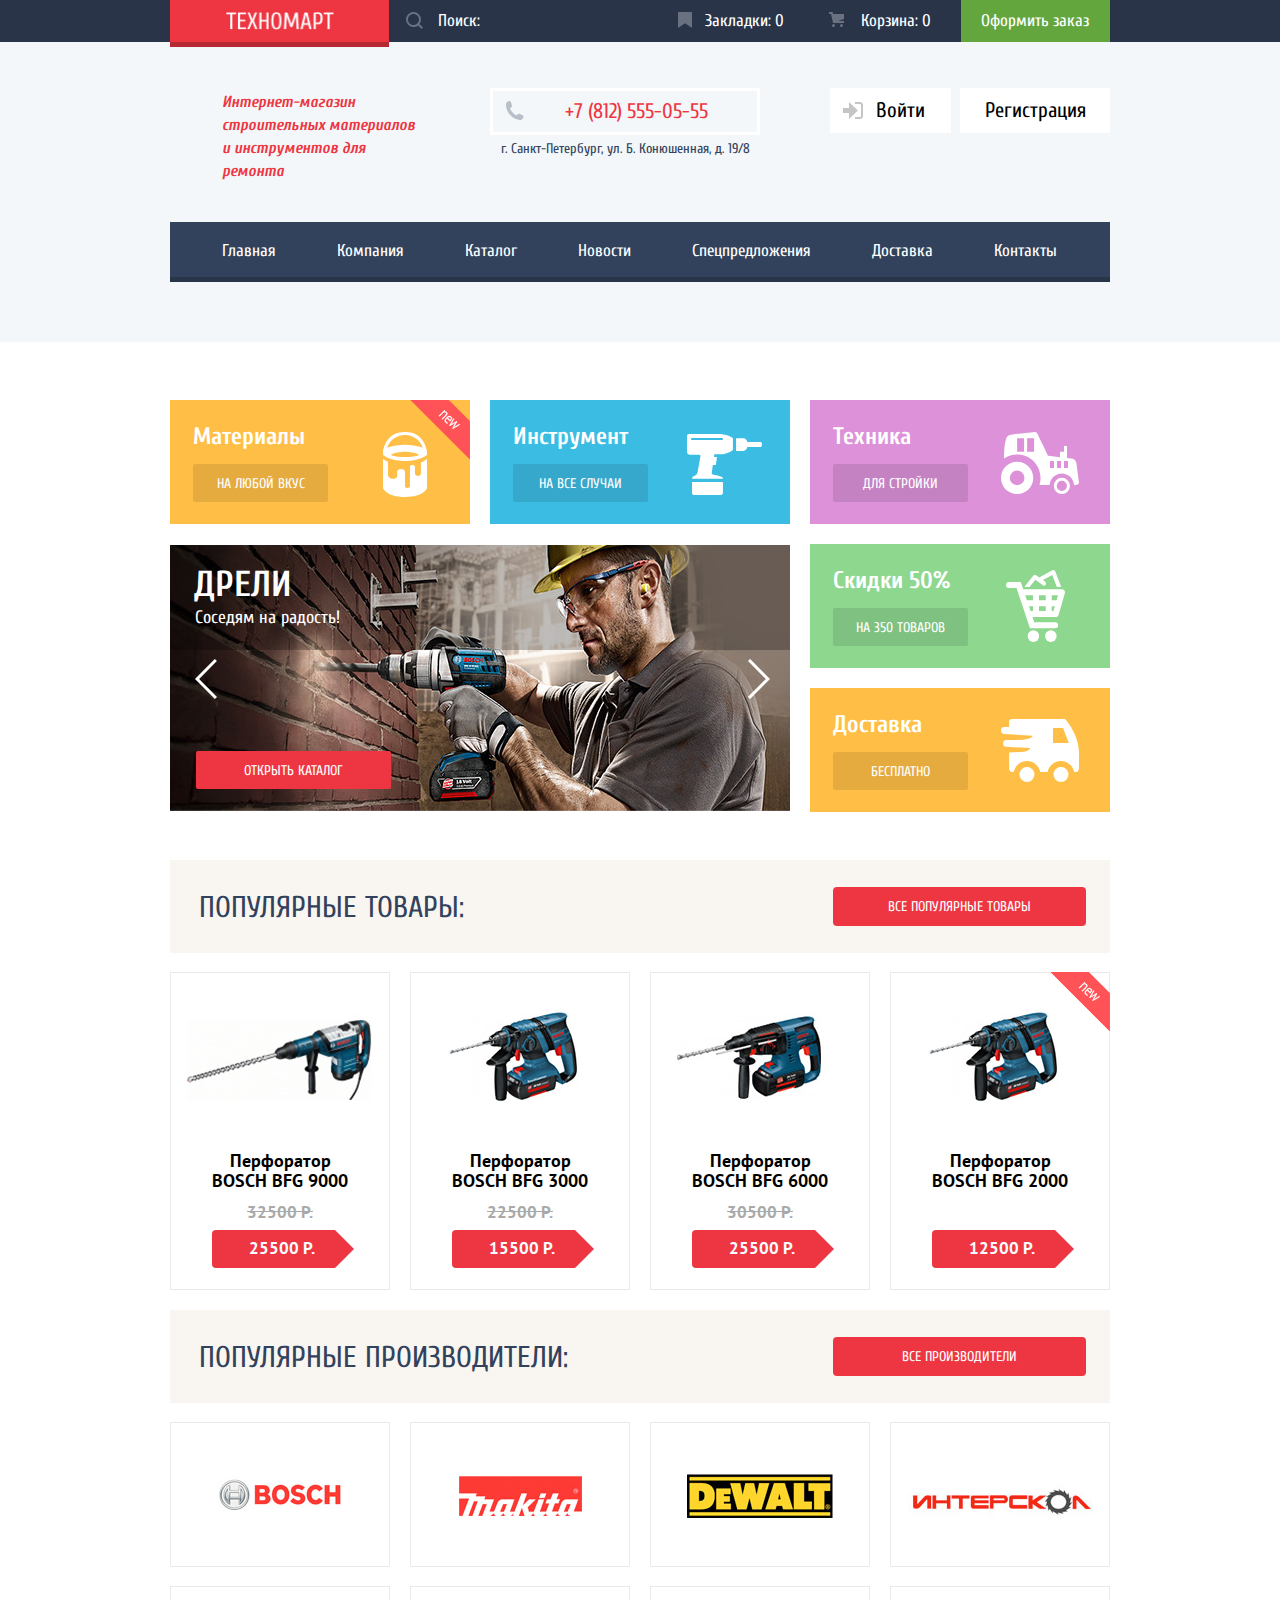
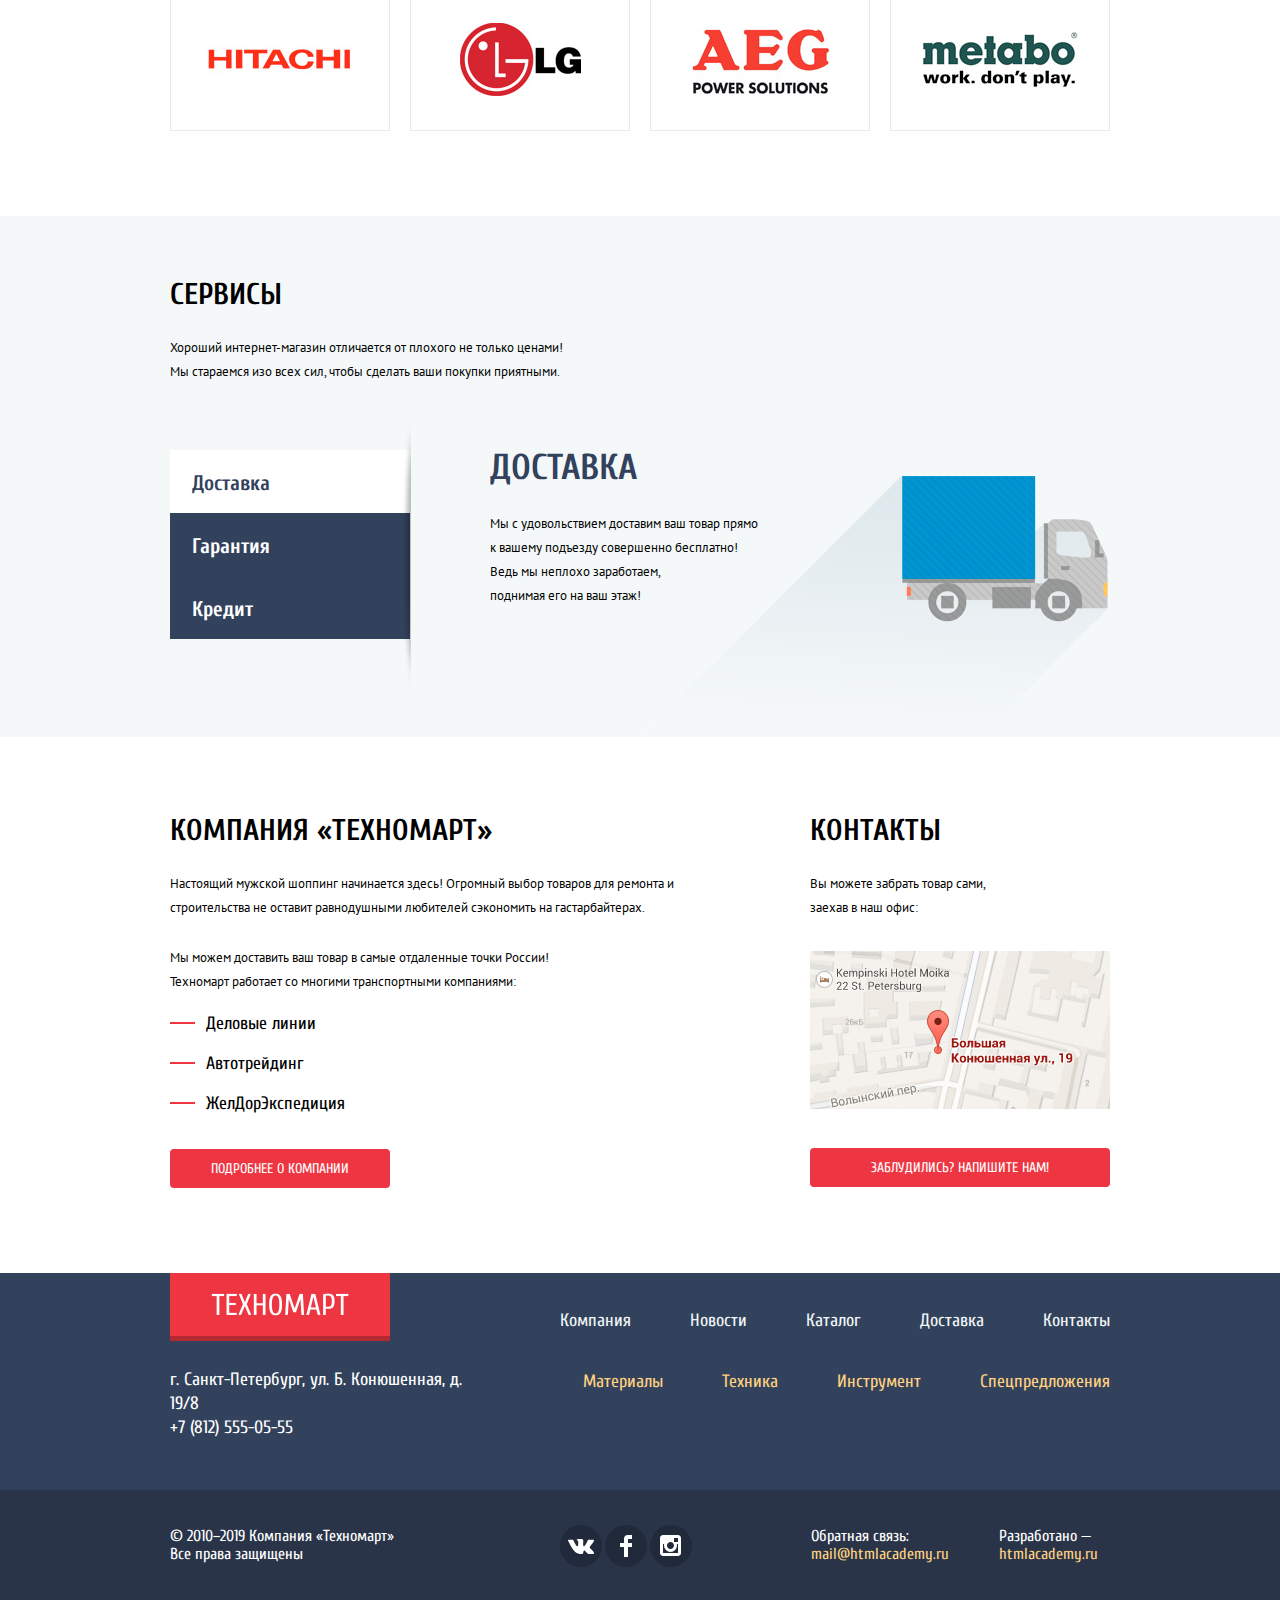
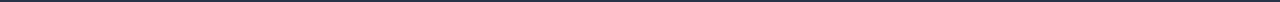
<file: index.html>
<!DOCTYPE html>
<html lang="ru">
	<head>
		<meta charset="utf-8">
		<title>HTML Academy: Техномарт</title>
		<link href="https://fonts.googleapis.com/css?family=Cuprum:400,400i,700%7CPT+Sans:400,700&display=swap&subset=cyrillic" rel="stylesheet">
		<link href="css/normalize.css" rel="stylesheet">
		<link href="css/min-style.css" rel="stylesheet">
	</head>
	<body>
		<header>
			<div class="header-top">
				<div class="container">
					<a class="logo" href="index.html"><img src="img/logo.png" height="18" width="108" alt="Логотип «Техномарт»"></a>
					<p class="search-box">
						<label for="search" class="visually-hidden">Поиск</label>
						<input class="search-input" type="search" name="search" id="search" placeholder="Поиск:">
						<svg class="search-icon" xmlns="http://www.w3.org/2000/svg" width="17" height="17" viewBox="0 0 17 17"><path fill="#ffffff" d="M17 15.586l-3.542-3.542A7.465 7.465 0 0 0 15 7.5 7.5 7.5 0 1 0 7.5 15c1.71 0 3.282-.579 4.544-1.542L15.586 17 17 15.586zM2 7.5C2 4.467 4.467 2 7.5 2 10.532 2 13 4.467 13 7.5c0 3.032-2.468 5.5-5.5 5.5A5.506 5.506 0 0 1 2 7.5z"/></svg>
					</p>
					<div class="top-header-buttons">
						<a class="bookmarks" href="index.html">
							<svg xmlns="http://www.w3.org/2000/svg" width="14" height="16" viewBox="0 0 14 16">
								<path fill="#ffffff" d="M14 15c0 .55-.368.741-.818.426l-5.363-3.765c-.45-.315-1.187-.315-1.637 0L.818 15.426C.368 15.741 0 15.55 0 15V1c0-.55.45-1 1-1h12c.55 0 1 .45 1 1v14z"/>
							</svg>
							Закладки: 0
						</a>
						<a class="shopping-cart" href="#">
							<svg xmlns="http://www.w3.org/2000/svg" width="15" height="15" viewBox="0 0 15 15">
								<circle fill="#ffffff" cx="4.5" cy="13.5" r="1.5"/>
								<circle fill="#ffffff" cx="12.5" cy="13.5" r="1.5"/>
								<path fill="#ffffff" d="M15 2H4.07l-.422-2H0v2h2.031l1.985 9H15V9H9.441L15 6.951z"/>
							</svg>
							Корзина: 0
						</a>
						<a class="make-order-button" href="index.html">Оформить заказ</a>
					</div>
				</div>
			</div>
			<div class="header-bottom">
				<div class="container">
					<div class="header-details">
						<h1>Интернет-магазин строительных материалов и инструментов для ремонта</h1>
						<div class="header-contacts">
							<p class="phone">
								+7 (812) 555-05-55
							</p>
							<address>г. Санкт-Петербург, ул. Б. Конюшенная, д. 19/8</address>
						</div>
						<ul class="log-off">
							<li>
								<a class="login" href="#">
									<svg xmlns="http://www.w3.org/2000/svg" width="20" height="17" viewBox="0 0 20 17">
										<path fill="#c5c5c5" d="M14.875 8.5L6 0v6H0v5h6v6z"/>
										<path fill="#c5c5c5" d="M16.986 15.01h-5.027V17h5.027c2.178 0 3.004-1.81 3.029-3.026V3.028C19.99 1.811 19.164 0 16.986 0h-5.027v1.99h5.027c.839 0 .992.681 1.01 1.057v10.904c-.017.376-.171 1.059-1.01 1.059z"/>
									</svg>
									Войти
								</a>
							</li>
							<li><a class="registration" href="#">Регистрация</a></li>
						</ul>
					</div>
					<div class="header-nav">
						<nav>
							<ul>
								<li><a href="#">Главная</a></li>
								<li><a href="#">Компания</a></li>
								<li><a href="catalog.html">Каталог</a></li>
								<li><a href="#">Новости</a></li>
								<li><a href="#">Спецпредложения</a></li>
								<li><a href="#">Доставка</a></li>
								<li><a href="#">Контакты</a></li>
							</ul>
						</nav>
					</div>
				</div>
			</div>
		</header>
		<main>
			<section class="catalog container">
				<h2 class="visually-hidden">Каталог</h2>
				<ul class="catalog-list">
					<li class="new">
						<h3>Материалы</h3>
						<a href="#">На любой вкус</a>
					</li>
					<li>
						<h3>Инструмент</h3>
						<a href="#">На все случаи</a>
					</li>
					<li>
						<h3>Техника</h3>
						<a href="#">Для стройки</a>
					</li>
					<li>
						<h3>Скидки 50%</h3>
						<a href="#">На 350 товаров</a>
					</li>
					<li>
						<h3>Доставка</h3>
						<a href="#">Бесплатно</a>
					</li>
				</ul>
				<div class="catalog-slider-wrapper">
					<div class="catalog-slider">
						<h3 class="slider-heading">Дрели</h3>
						<p>Соседям на радость!</p>
						<img src="img/slide-image-1.jpg" width="620" height="266" alt="Дрели">
						<a class="std-button" href="catalog.html">Открыть каталог</a>
					</div>
					<div class="catalog-slider catalog-slider-closed">
						<h3 class="slider-heading">Перфораторы</h3>
						<p>Настоящие мужские игрушки</p>
						<img src="img/slide-image-2.jpg" width="620" height="266" alt="Перфораторы">
						<a class="std-button" href="catalog.html">Открыть каталог</a>
					</div>
					<button class="arrow-left arrow" type="button"><span class="visually-hidden">Назад</span></button>
					<button class="arrow-right arrow" type="button"><span class="visually-hidden">Вперёд</span></button>
				</div>
			</section>
			<section class="popular-items container">
				<div class="popular-items-header">
					<h2>Популярные товары:</h2>
					<a class="std-button" href="#">Все популярные товары</a>
				</div>
				<ul class="popular-items-list">
					<li>
						<a href="#">
							<img src="img/BOSCH-BFG-9000.jpg" width="218" height="170" alt="Перфоратор BOSCH BFG 9000">
							<h3>Перфоратор BOSCH BFG 9000</h3>
							<p class="price-old">32500 р.</p>
							<p class="price">25500 р.</p>
						</a>
						<div class="catalog-item-buttons">
							<button class="to-buy">Купить</button>
							<button class="to-bookmarks">В закладки</button>
						</div>
					</li>
					<li>
						<a href="#">
							<img src="img/BOSCH-BFG-3000.jpg" width="218" height="170" alt="Перфоратор BOSCH BFG 3000">
							<h3>Перфоратор BOSCH BFG 3000</h3>
							<p class="price-old">22500 р.</p>
							<p class="price">15500 р.</p>
						</a>
						<div class="catalog-item-buttons">
							<button class="to-buy">Купить</button>
							<button class="to-bookmarks">В закладки</button>
						</div>
					</li>
					<li>
						<a href="#">
							<img src="img/BOSCH-BFG-6000.jpg" width="218" height="170" alt="Перфоратор BOSCH BFG 6000">
							<h3>Перфоратор BOSCH BFG 6000</h3>
							<p class="price-old">30500 р.</p>
							<p class="price">25500 р.</p>
						</a>
						<div class="catalog-item-buttons">
							<button class="to-buy">Купить</button>
							<button class="to-bookmarks">В закладки</button>
						</div>
					</li>
					<li class="new">
						<a href="#">
							<img src="img/BOSCH-BFG-2000.jpg" width="218" height="170" alt="Перфоратор BOSCH BFG 2000">
							<h3>Перфоратор BOSCH BFG 2000</h3>
							<p class="price">12500 р.</p>
						</a>
						<div class="catalog-item-buttons">
							<button class="to-buy">Купить</button>
							<button class="to-bookmarks">В закладки</button>
						</div>
					</li>
				</ul>
			</section>
			<section class="popular-brands container">
				<div class="popular-brands-header">
					<h2>Популярные производители:</h2>
					<a class="std-button" href="#">Все производители</a>
				</div>
				<ul class="popular-brands-list">
					<li>
						<a href="#">
							<p class="visually-hidden">Bosch</p>
							<img src="img/bosch.jpg" width="126" height="37" alt="Bosch">
						</a>
					</li>
					<li>
						<a href="#">
							<p class="visually-hidden">Makita</p>
							<img src="img/makita.jpg" width="123" height="40" alt="Makita">
						</a>
					</li>
					<li>
						<a href="#">
							<p class="visually-hidden">DeWalt</p>
							<img src="img/de-walt.jpg" width="146" height="44" alt="DeWalt">
						</a>
					</li>
					<li>
						<a href="#">
							<p class="visually-hidden">Интерскол</p>
							<img src="img/interskol.jpg" width="200" height="88" alt="Интерскол">
						</a>
					</li>
					<li>
						<a href="#">
							<p class="visually-hidden">Hitachi</p>
							<img src="img/hitachi.jpg" width="169" height="31" alt="Hitachi">
						</a>
					</li>
					<li>
						<a href="#">
							<p class="visually-hidden">LG</p>
							<img src="img/lg.jpg" width="121" height="73" alt="LG">
						</a>
					</li>
					<li>
						<a href="#">
							<p class="visually-hidden">AEG</p>
							<img src="img/aeg.jpg" width="151" height="96" alt="AEG">
						</a>
					</li>
					<li>
						<a href="#">
							<p class="visually-hidden">Metabo</p>
							<img src="img/metabo.jpg" width="204" height="69" alt="Metabo">
						</a>
					</li>
				</ul>
			</section>
			<section class="services">
				<div class="container">
					<h2>Сервисы</h2>
					<p>Хороший интернет-магазин отличается от плохого не только ценами!
					Мы стараемся изо всех сил, чтобы сделать ваши покупки приятными.</p>
					<div class="services-list">
							<div class="services-item">
								<input class="visually-hidden" type="radio" name="services-group" id="delivery-radio" checked>
								<label for="delivery-radio">Доставка</label>
								<div class="services-content">
									<h3>Доставка</h3>
									<p>Мы с удовольствием доставим ваш товар прямо<br>
									к вашему подъезду совершенно бесплатно!
									Ведь мы неплохо заработаем,<br>
									поднимая его на ваш этаж!</p>
								</div> 
						 </div>
							<div class="services-item">
								<input class="visually-hidden" type="radio" name="services-group" id="guarantee-radio">
								<label for="guarantee-radio">Гарантия</label>
								<div class="services-content">
									<h3>Гарантия</h3>
									<p>Если купленный у нас товар поломается или заискрит,<br>
									а также в случае пожара, спровоцированного его возгаранием,  вы всегда можете быть уверены в нашей гарантии. Мы обменяем сгоревший товар на новый.<br> 
									Дом уж восстановите как-нибудь сами.</p>
								</div> 
							</div>
							<div class="services-item">
								<input class="visually-hidden" type="radio" name="services-group" id="credit-radio">
								<label for="credit-radio">Кредит</label>
								<div class="services-content">
									<h3>Кредит</h3>
									<p>Залезть в долговую яму стало проще!<br>
									Кредитные консультанты придут вам на помощь</p>
									<a class="std-button" href="#">Отправить заявку</a>
								</div> 
							</div>
					</div>
				</div>
			</section>
			<div class="delivery-and-pickup container">
				<section class="delivery">
					<h2>Компания «Техномарт»</h2>
					<p>Настоящий мужской шоппинг начинается здесь! Огромный выбор товаров для ремонта и строительства не оставит равнодушными любителей сэкономить на гастарбайтерах.</p>
					<p>Мы можем доставить ваш товар в самые отдаленные точки России! Техномарт работает со многими транспортными компаниями: </p>
					<ul>
						<li>Деловые линии</li>
						<li>Автотрейдинг</li>
						<li>ЖелДорЭкспедиция</li>
					</ul>
					<a class="std-button" href="#">Подробнее о компании</a>
				</section>
				<section class="pickup">
					<h2>Контакты</h2>
					<p>Вы можете забрать товар сами, заехав в наш офис:</p>
					<a class="open-map"  href="#"><img src="img/map.jpg" class="map" width="300" height="158" alt="г. Санкт-Петербург, ул. Б. Конюшенная, д. 19/8"></a>
					<a class="std-button open-form" href="#">Заблудились? Напишите нам!</a>
				</section>
			</div>
			<div class="popup white-us">
				<button class="close-popup" type="button"><span class="visually-hidden">Закрыть</span></button>
				<form class="write-us-form" action="http://echo.htmlacademy.ru" method="post">
					<div class="white-us-wrapper">
						<p>
							<label for="input-name">Ваше имя:</label>
							<input type="text" name="form-name" id="input-name" placeholder="Имя Фамилия">
						</p>
						<p>
							<label for="input-email">Ваш e-mail:</label>
							<input type="text" name="form-email" id="input-email" placeholder="email@example.com">
						</p>
						<p>
							<label for="input-message">Текст письма:</label>
							<textarea name="form-message" rows="6" id="input-message" placeholder="В свободной форме"></textarea>
						</p>
					</div>
					<div class="write-us-submit">
						<button class="std-button" type="submit" name="submit">Отправить</button>
					</div>
				</form>
			</div>
			<div class="popup popup-map">
				<button class="close-popup" type="button"><span class="visually-hidden">Закрыть</span></button>
					<div class="modal-item">
						<iframe src="https://yandex.ru/map-widget/v1/?um=constructor%3Ad523d5e55aa1d7d48c73782072a3645db175b2e108ca624245ac3f49653ed53b&amp;source=constructor" width="970" height="476" style="border:0"></iframe>
					</div>
			</div>
		</main>
		<footer>
			<div class="footer-top">
				<div class="container">
					<div class="footer-top-left">
						<a class="footer-logo" href="index.html"><img src="img/footer-logo.png" height="23" width="138" alt="Логотип «Техномарт»"></a>
						<address>г. Санкт-Петербург, ул. Б. Конюшенная, д. 19/8</address>
						<p class="phone">+7 (812) 555-05-55</p>
					</div>
					<div class="footer-top-right">
						<ul class="footer-nav">
							<li><a href="#">Компания</a></li>
							<li><a href="#">Новости</a></li>
							<li><a href="#">Каталог</a></li>
							<li><a href="#">Доставка</a></li>
							<li><a href="#">Контакты</a></li>
							<li><a href="#">Материалы</a></li>
							<li><a href="#">Техника</a></li>
							<li><a href="#">Инструмент</a></li>
							<li><a href="#">Спецпредложения</a></li>
						</ul>
					</div>
				</div>
			</div>
			<div class="footer-bottom">
				<div class="container">
					<p class="copyright">
						© 2010–2019 Компания «Техномарт» 
						Все права защищены
					</p>
					<ul class="social-buttons">
						<li><a class="social-button vk-button" href="#"><span class="visually-hidden">Вконтакте</span></a></li>
						<li><a class="social-button fb-button" href="#"><span class="visually-hidden">Facebook</span></a></li>
						<li><a class="social-button inst-button" href="#"><span class="visually-hidden">Instagram</span></a></li>
					</ul>
					<div class="contacts-wrapper">
						<p class="feedback">Обратная связь: <a href="mailto:mail@htmlacademy.ru">mail@htmlacademy.ru</a></p>
						<p class="made-by">Разработано — <a href="https://htmlacademy.ru/intensive/htmlcss">htmlacademy.ru</a></p>
					</div>
				</div>
			</div>
		</footer>
		<script src="js/min-script.js"></script>
	</body>
</html>
</file>
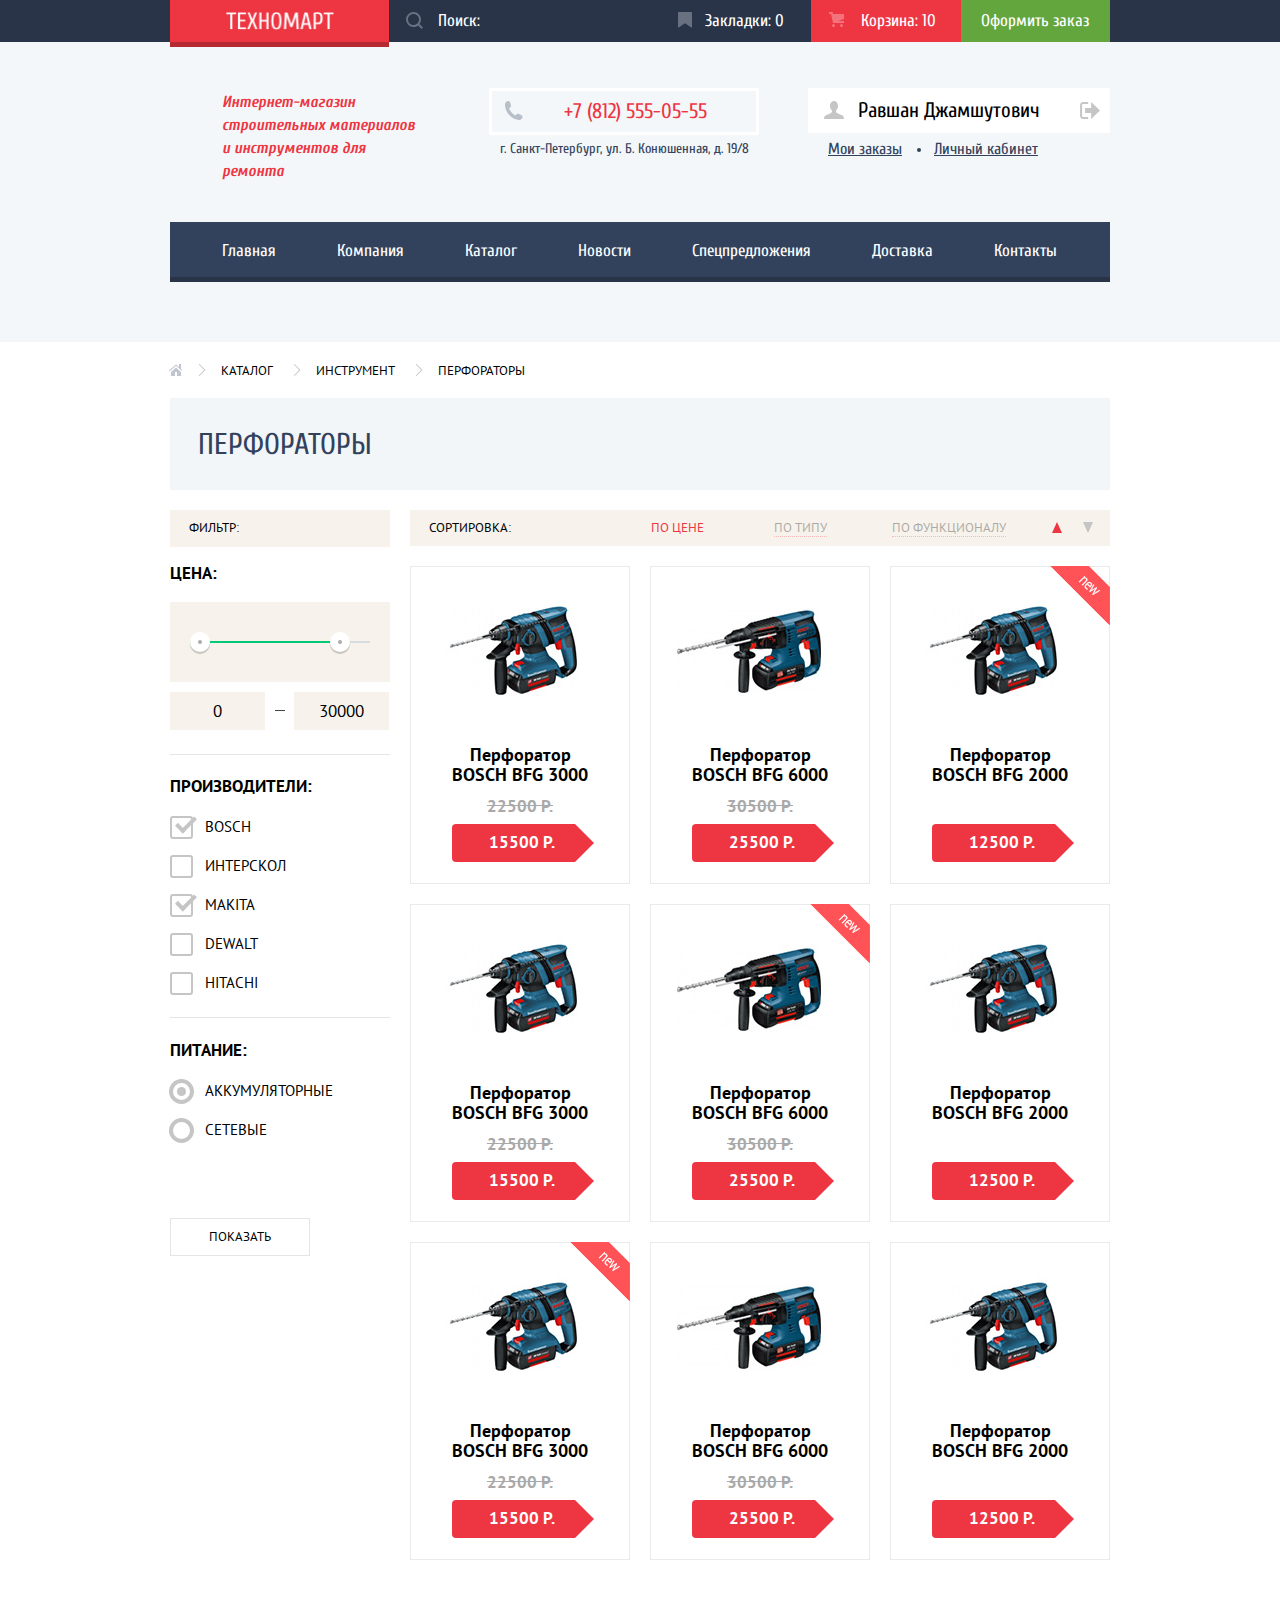
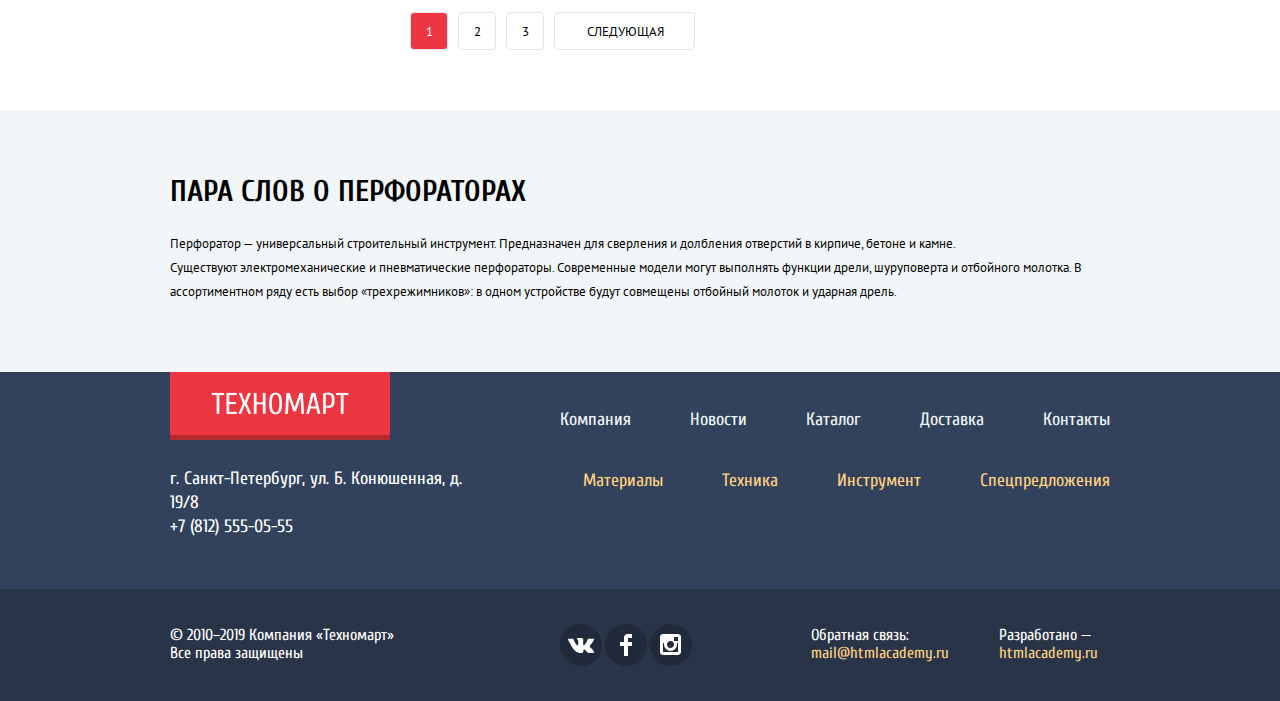
<file: catalog.html>
<!DOCTYPE html>
<html lang="ru">
	<head>
		<meta charset="utf-8">
		<title>HTML Academy: Техномарт</title>
		<link href="https://fonts.googleapis.com/css?family=Cuprum:400,400i,700%7CPT+Sans:400,700&display=swap&subset=cyrillic" rel="stylesheet">
		<link href="css/normalize.css" rel="stylesheet">
		<link href="css/min-style.css" rel="stylesheet">
	</head>
	<body>
		<header>
			<div class="header-top">
				<div class="container">
					<a class="logo" href="index.html"><img src="img/logo.png" height="18" width="108" alt="Логотип «Техномарт»"></a>
					<p class="search-box">
						<label for="search" class="visually-hidden">Поиск</label>
						<input class="search-input" type="search" name="search" id="search" placeholder="Поиск:">
						<svg class="search-icon" xmlns="http://www.w3.org/2000/svg" width="17" height="17" viewBox="0 0 17 17"><path fill="#ffffff" d="M17 15.586l-3.542-3.542A7.465 7.465 0 0 0 15 7.5 7.5 7.5 0 1 0 7.5 15c1.71 0 3.282-.579 4.544-1.542L15.586 17 17 15.586zM2 7.5C2 4.467 4.467 2 7.5 2 10.532 2 13 4.467 13 7.5c0 3.032-2.468 5.5-5.5 5.5A5.506 5.506 0 0 1 2 7.5z"/></svg>
					</p>
					<div class="top-header-buttons">
						<a class="bookmarks" href="index.html">
							<svg xmlns="http://www.w3.org/2000/svg" width="14" height="16" viewBox="0 0 14 16">
								<path fill="#ffffff" d="M14 15c0 .55-.368.741-.818.426l-5.363-3.765c-.45-.315-1.187-.315-1.637 0L.818 15.426C.368 15.741 0 15.55 0 15V1c0-.55.45-1 1-1h12c.55 0 1 .45 1 1v14z"/>
							</svg>
							Закладки: 0
						</a>
						<a class="shopping-cart shopping-cart-active" href="#">
							<svg xmlns="http://www.w3.org/2000/svg" width="15" height="15" viewBox="0 0 15 15">
								<circle fill="#ffffff" cx="4.5" cy="13.5" r="1.5"/>
								<circle fill="#ffffff" cx="12.5" cy="13.5" r="1.5"/>
								<path fill="#ffffff" d="M15 2H4.07l-.422-2H0v2h2.031l1.985 9H15V9H9.441L15 6.951z"/>
							</svg>
							Корзина: 10
						</a>
						<a class="make-order-button" href="index.html">Оформить заказ</a>
					</div>
				</div>
			</div>
			<div class="header-bottom">
				<div class="container">
					<div class="header-details">
						<h1>Интернет-магазин строительных материалов и инструментов для ремонта</h1>
						<div class="header-contacts">
							<p class="phone">+7 (812) 555-05-55</p>
							<address>г. Санкт-Петербург, ул. Б. Конюшенная, д. 19/8</address>
						</div>
						<div class="log-on">
							<p>
								<a class="profile-link" href="#">
									<svg class="profile-icon" xmlns="http://www.w3.org/2000/svg" width="20" height="18" viewBox="0 0 20 18">
										<path fill="#c5c5c5" d="M17.881 14.166c-2.144-.735-4.256-1.666-5.207-2.39-.657-.501-.77-1.618-.517-2.415 1.118-.903 1.864-2.477 1.864-4.278C14.021 2.276 12.221 0 10 0S5.979 2.276 5.979 5.083c0 1.801.746 3.374 1.863 4.277.253.798.141 1.915-.517 2.416-.95.724-3.063 1.654-5.207 2.39S0 18 0 18h20s.025-3.099-2.119-3.834z"/>
									</svg>
									Равшан Джамшутович
								</a>
								<a href="#">
									<svg class="logout-icon" xmlns="http://www.w3.org/2000/svg" width="21" height="17" viewBox="0 0 21 17">
										<g fill="#c5c5c5">
											<path fill="#c5c5c5" d="M21 8.5L12.125 0v6h-6v5h6v6z"/>
											<path fill="#c5c5c5" d="M3.106 13.952V3.048c.018-.376.171-1.057 1.01-1.057h5.027V0H4.116C1.938 0 1.112 1.81 1.087 3.027v10.946C1.112 15.189 1.938 17 4.116 17h5.027v-1.99H4.116c-.839 0-.992-.683-1.01-1.058z"/>
										</g>
									</svg>
								</a>
							</p>
							<div class="profile-links">
								<a href="#">Мои заказы</a>
								<a href="#">Личный кабинет</a>
							</div>
						</div>
					</div>
					<div class="header-nav">
						<nav>
							<ul>
								<li><a href="#">Главная</a></li>
								<li><a href="#">Компания</a></li>
								<li><a href="catalog.html">Каталог</a></li>
								<li><a href="#">Новости</a></li>
								<li><a href="#">Спецпредложения</a></li>
								<li><a href="#">Доставка</a></li>
								<li><a href="#">Контакты</a></li>
							</ul>
						</nav>
					</div>
				</div>
			</div>
		</header>
		<div class="container">
			<ul class="breadcrumbs">
				<li><a href="index.html"><span class="visually-hidden">Главная</span></a></li>
				<li><a href="#">Каталог</a></li>
				<li><a href="#">Инструмент</a></li>
				<li class="breadcrumbs-current">Перфораторы</li>
			</ul>
		</div>
		<main class="catalog-page">
			<div class="container">
				<h1>Перфораторы</h1>
				<div class="filter-and-catalog">
					<div class="filters">
						<form class="filter" method="get" action="https://echo.htmlacademy.ru">
							<span>Фильтр:</span>
							<fieldset class="price-fieldset">
								<legend>Цена:</legend>
								<div class="range-controls">
									<div class="scale">
										<div class="bar"></div>
									</div>
									<div class="range-toggle range-toggle-min"></div>
									<div class="range-toggle range-toggle-max"></div>
								</div>
								<div class="price-controls">
									<input type="text" name="min-price" value="0">
									<input type="text" name="max-price" value="30000">
								</div>
							</fieldset>
							<fieldset class="brands-fieldset">
								<legend>Производители:</legend>
								<ul class="brands-filter-list">
									<li>
										<input class="filter-input visually-hidden checkbox-input" type="checkbox" name="bosch" id="filter-bosch" checked>
										<label for="filter-bosch">Bosch</label>
									</li>
									<li>
										<input class="filter-input visually-hidden checkbox-input" type="checkbox" name="interskol" id="filter-interskol">
										<label for="filter-interskol">Интерскол</label>
									</li>
									<li>
										<input class="filter-input visually-hidden checkbox-input" type="checkbox" name="Makita" id="filter-Makita" checked>
										<label for="filter-Makita">Makita</label>
									</li>
									<li>
										<input class="filter-input visually-hidden checkbox-input" type="checkbox" name="Dewalt" id="filter-Dewalt">
										<label for="filter-Dewalt">Dewalt</label>
									</li>
									<li>
										<input class="filter-input visually-hidden checkbox-input" type="checkbox" name="Hitachi" id="filter-Hitachi">
										<label for="filter-Hitachi">Hitachi</label>
									</li>
								</ul>
							</fieldset>
							<fieldset class="power-fieldset">
								<legend>Питание:</legend>
								<ul class="power-filter-list">
									<li>
										<input class="filter-input visually-hidden radio-input" type="radio" id="filter-battery" name="power-group" checked>
										<label for="filter-battery">Аккумуляторные</label>
									</li>
									<li>
										<input class="filter-input visually-hidden radio-input" type="radio" id="filter-network" name="power-group">
										<label for="filter-network">Сетевые</label>
									</li>
								</ul>
							</fieldset>
							<button type="submit">Показать</button>
						</form>
					</div>
					<div class="catalog-wrapper">
						<div class="sorting">
							<p class="sort-by">
								<span>Сортировка:</span>
								<a href="#" class="sort-button sort-button-active by-price">По цене</a>
								<a href="#" class="sort-button by-type">По типу</a>
								<a href="#" class="sort-button by-function">По функционалу</a>
							</p>
							<p class="arrows">
								<a href="#" class="arrow-top active-arrow"><span class="visually-hidden">По возрастанию</span></a>
								<a href="#" class="arrow-bottom"><span class="visually-hidden">По убыванию</span></a>
							</p>
						</div>
						<section class="goods">
							<ul class="goods-list">
								<li>
									<img src="img/BOSCH-BFG-3000.jpg" width="218" height="170" alt="Перфоратор BOSCH BFG 3000">
									<h2>Перфоратор BOSCH BFG 3000</h2>
									<p class="price-old">22500 р.</p>
									<p class="price">15500 р.</p>
									<div class="catalog-item-buttons">
										<button class="to-buy">Купить</button>
										<button class="to-bookmarks">В закладки</button>
									</div>
								</li>
								<li>
									<img src="img/BOSCH-BFG-6000.jpg" width="218" height="170" alt="Перфоратор BOSCH BFG 6000">
									<h2>Перфоратор BOSCH BFG 6000</h2>
									<p class="price-old">30500 р.</p>
									<p class="price">25500 р.</p>
									<div class="catalog-item-buttons">
										<button class="to-buy">Купить</button>
										<button class="to-bookmarks">В закладки</button>
									</div>
								</li>
								<li class="new">
									<img src="img/BOSCH-BFG-2000.jpg" width="218" height="170" alt="Перфоратор BOSCH BFG 2000">
									<h2>Перфоратор BOSCH BFG 2000</h2>
									<p class="price">12500 р.</p>
									<div class="catalog-item-buttons">
										<button class="to-buy">Купить</button>
										<button class="to-bookmarks">В закладки</button>
									</div>
								</li>
								<li>
									<img src="img/BOSCH-BFG-3000.jpg" width="218" height="170" alt="Перфоратор BOSCH BFG 3000">
									<h2>Перфоратор BOSCH BFG 3000</h2>
									<p class="price-old">22500 р.</p>
									<p class="price">15500 р.</p>
									<div class="catalog-item-buttons">
										<button class="to-buy">Купить</button>
										<button class="to-bookmarks">В закладки</button>
									</div>
								</li>
								<li class="new">
									<img src="img/BOSCH-BFG-6000.jpg" width="218" height="170" alt="Перфоратор BOSCH BFG 6000">
									<h2>Перфоратор BOSCH BFG 6000</h2>
									<p class="price-old">30500 р.</p>
									<p class="price">25500 р.</p>
									<div class="catalog-item-buttons">
										<button class="to-buy">Купить</button>
										<button class="to-bookmarks">В закладки</button>
									</div>
								</li>
								<li>
									<img src="img/BOSCH-BFG-2000.jpg" width="218" height="170" alt="Перфоратор BOSCH BFG 2000">
									<h2>Перфоратор BOSCH BFG 2000</h2>
									<p class="price">12500 р.</p>
									<div class="catalog-item-buttons">
										<button class="to-buy">Купить</button>
										<button class="to-bookmarks">В закладки</button>
									</div>
								</li>
								<li class="new">
									<img src="img/BOSCH-BFG-3000.jpg" width="218" height="170" alt="Перфоратор BOSCH BFG 3000">
									<h2>Перфоратор BOSCH BFG 3000</h2>
									<p class="price-old">22500 р.</p>
									<p class="price">15500 р.</p>
									<div class="catalog-item-buttons">
										<button class="to-buy">Купить</button>
										<button class="to-bookmarks">В закладки</button>
									</div>
								</li>
								<li>
									<img src="img/BOSCH-BFG-6000.jpg" width="218" height="170" alt="Перфоратор BOSCH BFG 6000">
									<h2>Перфоратор BOSCH BFG 6000</h2>
									<p class="price-old">30500 р.</p>
									<p class="price">25500 р.</p>
									<div class="catalog-item-buttons">
										<button class="to-buy">Купить</button>
										<button class="to-bookmarks">В закладки</button>
									</div>
								</li>
								<li>
									<img src="img/BOSCH-BFG-2000.jpg" width="218" height="170" alt="Перфоратор BOSCH BFG 2000">
									<h2>Перфоратор BOSCH BFG 2000</h2>
									<p class="price">12500 р.</p>
									<div class="catalog-item-buttons">
										<button class="to-buy">Купить</button>
										<button class="to-bookmarks">В закладки</button>
									</div>
								</li>
							</ul>
						</section>
						<div class="pages">
							<ol>
								<li class="visually-hidden"><a href="#">Предыдущая</a></li>
								<li class="active-page">1</li>
								<li><a href="#">2</a></li>
								<li><a href="#">3</a></li>
								<li><a href="#">Следующая</a></li>
							</ol>
						</div>
					</div>
				</div>
			</div>
			<section class="about-catalog-section">
				<div class="container">
					<h2>Пара слов о перфораторах</h2>
					<p>Перфоратор — универсальный строительный инструмент. Предназначен для сверления и долбления отверстий в кирпиче, бетоне и камне.<br>
					Существуют электромеханические и пневматические перфораторы. Современные модели могут выполнять функции дрели, шуруповерта и отбойного молотка. В ассортиментном ряду есть выбор «трехрежимников»: в одном устройстве будут совмещены отбойный молоток и ударная дрель.</p>
				</div>
			</section>
			<div class="popup popup-cart">
				<button class="close-popup" type="button"><span class="visually-hidden">Закрыть окно</span></button>
				<p>Товар добавлен в корзину!</p>
				<div class="popup-cart-buttons">
					<a href="#" class="popup-cart-button">Оформить заказ</a>
					<button class="popup-cart-button" type="button">Продолжить покупки</button>
				</div>
			</div>
		</main>
		<footer>
			<div class="footer-top">
				<div class="container">
					<div class="footer-top-left">
						<a class="footer-logo" href="index.html"><img src="img/footer-logo.png" height="23" width="138" alt="Логотип «Техномарт»"></a>
						<address>г. Санкт-Петербург, ул. Б. Конюшенная, д. 19/8</address>
						<p class="phone">+7 (812) 555-05-55</p>
					</div>
					<div class="footer-top-right">
						<ul class="footer-nav">
							<li><a href="#">Компания</a></li>
							<li><a href="#">Новости</a></li>
							<li><a href="#">Каталог</a></li>
							<li><a href="#">Доставка</a></li>
							<li><a href="#">Контакты</a></li>
							<li><a href="#">Материалы</a></li>
							<li><a href="#">Техника</a></li>
							<li><a href="#">Инструмент</a></li>
							<li><a href="#">Спецпредложения</a></li>
						</ul>
					</div>
				</div>
			</div>
			<div class="footer-bottom">
				<div class="container">
					<p class="copyright">
						© 2010–2019 Компания «Техномарт» 
						Все права защищены
					</p>
					<ul class="social-buttons">
						<li><a class="social-button vk-button" href="#"><span class="visually-hidden">Вконтакте</span></a></li>
						<li><a class="social-button fb-button" href="#"><span class="visually-hidden">Facebook</span></a></li>
						<li><a class="social-button inst-button" href="#"><span class="visually-hidden">Instagram</span></a></li>
					</ul>
					<div class="contacts-wrapper">
						<p class="feedback">Обратная связь: <a href="mailto:mail@htmlacademy.ru">mail@htmlacademy.ru</a></p>
						<p class="made-by">Разработано — <a href="https://htmlacademy.ru/intensive/htmlcss">htmlacademy.ru</a></p>
					</div>
				</div>
			</div>
		</footer>
		<script src="js/min-script.js"></script>
	</body>
</html>
</file>
<file: css/min-style.css>
@-webkit-keyframes shake{0%,100%{-webkit-transform:translateX(0);transform:translateX(0)}10%,30%,50%,70%,90%{-webkit-transform:translateX(-10px);transform:translateX(-10px)}20%,40%,60%,80%{-webkit-transform:translateX(10px);transform:translateX(10px)}}@keyframes shake{0%,100%{-webkit-transform:translateX(0);transform:translateX(0)}10%,30%,50%,70%,90%{-webkit-transform:translateX(-10px);transform:translateX(-10px)}20%,40%,60%,80%{-webkit-transform:translateX(10px);transform:translateX(10px)}}@-webkit-keyframes form-appearance{0%{-webkit-transform:translateX(200px);transform:translateX(200px)}100%{-webkit-transform:translateX(0);transform:translateX(0)}}@keyframes form-appearance{0%{-webkit-transform:translateX(200px);transform:translateX(200px)}100%{-webkit-transform:translateX(0);transform:translateX(0)}}body{margin:0;padding:0;font-family:"Cuprum",Arial,sans-serif;font-size:13px;line-height:24px;font-weight:400;color:#000;background-color:#fff}a{text-decoration:none}.visually-hidden{position:absolute;width:1px;height:1px;margin:-1px;border:0;padding:0;clip:rect(0 0 0 0);overflow:hidden}.container{margin:0 auto;width:940px}.std-button{display:inline-block;vertical-align:middle;padding-top:11px;padding-bottom:10px;border-radius:4px;font-size:14px;line-height:18px;color:#fff;text-transform:uppercase;background-color:#ee3643}.std-button:hover,.std-button:focus{background-color:#ca2c37}.std-button:active{background-color:#ba2732}.header-top{margin:0;padding:0;color:#fff;background-color:#293449}.header-top .container{display:-webkit-box;display:-ms-flexbox;display:flex;-webkit-box-pack:justify;-ms-flex-pack:justify;justify-content:space-between}.search-box{-ms-flex-preferred-size:230px;flex-basis:230px;margin:0;position:relative}.search-box [type=search]{background-color:#293449;border:none;width:262px;box-sizing:border-box;height:42px;position:relative;padding-left:49px}.search-icon{position:absolute;left:17px;top:12px;z-index:1;opacity:.3}.search-box:hover [type=search]{background-color:#212a3a}.search-box:hover .search-icon,.search-input:focus+.search-icon{opacity:1}.search-input:focus+.search-icon path{fill:#ee3643;opacity:1}.search-box [type=search]:focus{background-color:#fff;outline:none}.search-box [type=search]::-webkit-input-placeholder{padding-top:10px;font-size:17px;color:#fff}.top-header-buttons a{height:42px;-ms-flex-preferred-size:150px;flex-basis:150px;box-sizing:border-box;padding-top:12px;font-size:17px;line-height:18px;color:#fff}.top-header-buttons a:active{color:rgba(255,255,255,0.6)}.top-header-buttons a:hover,.top-header-buttons a:focus{background-color:#212a3a}.top-header-buttons{display:-webkit-box;display:-ms-flexbox;display:flex;width:460px}.logo{-ms-flex-preferred-size:220px;flex-basis:220px;box-sizing:border-box;padding-top:12px;text-align:center;background-color:#ee3643;box-shadow:0 5px #b52933}.logo:hover,.logo:focus{background-color:#ca2c37}.logo:active{background-color:#ba2732}.bookmarks{position:relative;margin-right:10px;padding-left:54px}.bookmarks svg{position:absolute;left:27px;top:12px;fill-opacity:.3}.shopping-cart{position:relative;padding-left:50px}.shopping-cart svg{position:absolute;left:18px;top:12px;fill-opacity:.3}.shopping-cart:hover path,.shopping-cart:hover circle,.shopping-cart:focus path,.shopping-cart:focus circle,.bookmarks:hover path,.bookmarks:focus path{fill-opacity:1}.shopping-cart:active,.bookmarks:active{opacity:.6}.shopping-cart:active path,.shopping-cart:active circle,.bookmarks:active path{fill-opacity:.5}.top-header-buttons .shopping-cart-active,.top-header-buttons .shopping-cart-active:hover,.top-header-buttons .shopping-cart-active:focus,.top-header-buttons .shopping-cart-active:active{background-color:#ee3643}.make-order-button{padding-left:20px;background-color:#63a63e}.top-header-buttons .make-order-button:hover,.top-header-buttons .make-order-button:focus{background-color:#5fbb2d}.top-header-buttons .make-order-button:active{background-color:#518534;color:rgba(255,255,255,0.5)}.header-details{display:-webkit-box;display:-ms-flexbox;display:flex;-webkit-box-pack:justify;-ms-flex-pack:justify;justify-content:space-between;padding-top:46px}.header-details h1{box-sizing:border-box;width:300px;margin:0;padding-top:3px;padding-left:52px;padding-right:50px;font-size:16px;line-height:23px;font-style:italic;color:#ee3643}.header-contacts,.log-off{width:300px}.header-contacts{padding-right:30px;box-sizing:border-box}.header-details .phone{margin:0;padding-top:10px;padding-bottom:10px;padding-left:72px;font-size:21px;line-height:21px;color:#ee3643;text-decoration:none;border:3px solid #fff;background-image:url(../img/svg-technomart/icon-phone.svg);background-position:12px 10px;background-repeat:no-repeat}.header-details address{margin-top:2px;font-size:14px;line-height:24px;font-style:normal;color:#32425c;text-align:center}.log-off{display:-webkit-box;display:-ms-flexbox;display:flex;-webkit-box-pack:justify;-ms-flex-pack:justify;justify-content:space-between;-webkit-box-align:start;-ms-flex-align:start;align-items:flex-start;box-sizing:border-box;padding-left:20px;margin:0;list-style:none}.header-bottom{margin:0;padding:0;padding-bottom:52px;background-color:#f4f7f9}.log-off li{background-color:#fff}.login{position:relative;display:block;margin-right:10px;vertical-align:middle;padding:12px 16px 12px 46px}.login svg{position:absolute;top:14px;left:13px}.registration{display:block;vertical-align:middle;padding:12px 24px 12px 25px}.log-off a,.log-on p,.profile-link{font-size:21px;line-height:21px;color:#000}.log-off a:hover,.log-off a:focus{color:#ee3643}.log-on p:active,.log-off a:active{color:rgba(0,0,0,0.3)}.login:hover path,.login:focus path{fill:#32425c}.login:active path{fill:#c5c5c5}.log-on p{position:relative;width:302px;margin:0;margin-bottom:5px;box-sizing:border-box;background-color:#fff;padding:12px 32px 12px 50px}.log-on a:hover path,.log-on a:focus path{fill:#32425c}.log-on a:active{color:rgba(0,0,0,0.3)}.log-on svg{position:absolute}.log-on p:active path{fill:#c5c5c5}.profile-icon{left:16px;top:13px}.logout-icon{right:10px;top:14px}.profile-links a{font-size:16px;line-height:18px;color:#32425c;text-decoration:underline}.profile-links a:hover,.profile-links a:focus{color:#ee3643}.profile-links a:active{color:rgba(50,66,92,0.3)}.profile-links a:first-child::after{content:"";display:inline-block;margin-left:15px;margin-right:10px;width:4px;height:4px;vertical-align:middle;border-radius:50%;background-color:#32425c}.profile-links{padding-left:20px}.header-nav{background-color:#32425c}.header-nav ul{display:-webkit-box;display:-ms-flexbox;display:flex;-webkit-box-pack:justify;-ms-flex-pack:justify;justify-content:space-between;-ms-flex-wrap:wrap;flex-wrap:wrap;margin-top:39px;padding:0;padding-left:22px;padding-right:23px;list-style:none;box-shadow:0 5px #293449}.header-nav li{-webkit-box-flex:1;-ms-flex-positive:1;flex-grow:1;text-align:center}.header-nav li:hover,.header-nav li:focus{background-color:#293449}.header-nav li:active{background-color:#1d2739}.header-nav a:active{color:rgba(255,255,255,0.5)}.header-nav a{display:block;height:55px;padding-top:20px;box-sizing:border-box;font-size:17px;line-height:17px;color:#fff}.catalog{position:relative}.catalog ul{display:-webkit-box;display:-ms-flexbox;display:flex;-ms-flex-wrap:wrap;flex-wrap:wrap;margin-top:38px;padding:0;list-style:none}.catalog li{width:300px;position:relative;box-sizing:border-box;padding-left:23px;padding-bottom:22px;margin-left:20px;margin-top:20px}.catalog li:first-child{margin-left:0;background-image:url(../img/svg-technomart/icon-1.svg);background-position:213px 32px;background-repeat:no-repeat}.catalog li:nth-child(2){background-image:url(../img/svg-technomart/icon-2.svg);background-position:197px 34px;background-repeat:no-repeat}.catalog li:nth-child(3){background-image:url(../img/svg-technomart/icon-3.svg);background-position:191px 32px;background-repeat:no-repeat}.catalog li:nth-child(4){margin-left:640px;background-image:url(../img/svg-technomart/icon-4.svg);background-position:196px 26px;background-repeat:no-repeat}.catalog li:nth-child(5){margin-left:640px;background-image:url(../img/svg-technomart/icon-5.svg);background-position:191px 31px;background-repeat:no-repeat}.catalog-slider-closed{display:none}.catalog-slider-wrapper{position:absolute;top:165px;left:0}.catalog-slider .slider-heading{position:absolute;top:3px;left:24px;font-size:36px;text-transform:uppercase}.catalog-slider p{position:absolute;top:43px;left:25px;font-size:18px;color:#fff}.catalog-slider .std-button{position:absolute;bottom:30px;left:26px;background-color:#ee3643;width:195px;opacity:1}.arrow-left,.arrow-right{position:absolute;width:22px;height:40px;border:none;background-color:transparent;background-position:0 0;background-repeat:no-repeat;cursor:pointer}.arrow-left{top:114px;left:25px;background-image:url(../img/svg-technomart/icon-left.svg)}.arrow-right{top:114px;right:20px;background-image:url(../img/svg-technomart/icon-right.svg)}.catalog-slider .std-button:hover,.catalog-slider .std-button:focus{background-color:#ca2c37}.catalog-slider .std-button:active{background-color:#ba2732}.catalog li:nth-child(3n+6){margin-left:0}.catalog li:nth-child(4n+1){background-color:#ffbf47}.catalog li:nth-child(4n+2){background-color:#3bbce3}.catalog li:nth-child(4n+3){background-color:#dc91d8}.catalog li:nth-child(4n+4){background-color:#8ed78f}.catalog h3{margin-top:22px;margin-bottom:12px;font-size:24px;line-height:30px;font-weight:700;color:#fff}.catalog a{display:block;width:135px;padding-top:11px;padding-bottom:9px;border-radius:2px;text-align:center;font-size:14px;line-height:18px;font-weight:400;color:#fff;text-transform:uppercase;background-color:rgba(0,0,0,0.1)}.catalog a:hover,.catalog a:focus{background-color:rgba(0,0,0,0.2)}.catalog a:active{background-color:rgba(0,0,0,0.3)}.popular-items-header,.popular-brands-header{display:-webkit-box;display:-ms-flexbox;display:flex;-webkit-box-pack:justify;-ms-flex-pack:justify;justify-content:space-between;-webkit-box-align:center;-ms-flex-align:center;align-items:center;background-color:#f9f5f0}.popular-items-header{margin-top:48px}.popular-items-header h2,.popular-brands-header h2{margin-top:33px;margin-bottom:30px;padding-left:29px;font-size:30px;line-height:30px;font-weight:400;text-transform:uppercase;color:#32425c}.popular-items-header .std-button,.popular-brands-header .std-button{width:253px;margin-right:24px;text-align:center}.popular-items ul,.popular-brands ul{list-style:none}.popular-items h3,.goods h2{padding-left:30px;padding-right:30px;margin:0;font-family:"PT Sans",Arial,sans-serif;font-size:18px;line-height:20px;font-weight:700;color:#000}.popular-items-list{display:-webkit-box;display:-ms-flexbox;display:flex;-webkit-box-pack:justify;-ms-flex-pack:justify;justify-content:space-between;-ms-flex-wrap:wrap;flex-wrap:wrap;margin:0;margin-top:19px;padding:0}.popular-items-list li{position:relative;width:220px;min-height:318px;border:1px solid #eaeaea;box-sizing:border-box;text-align:center}.price-old{margin-top:12px;margin-bottom:0;font-family:"PT Sans",Arial,sans-serif;font-size:17px;line-height:18px;font-weight:700;text-decoration:line-through;color:#a9a9a9;text-transform:uppercase}.price{position:absolute;left:41px;bottom:4px;width:123px;height:38px;border-radius:4px 0 0 4px;box-sizing:border-box;padding-top:9px;padding-bottom:9px;padding-left:17px;font-family:"PT Sans",Arial,sans-serif;font-size:17px;line-height:18px;font-weight:700;color:#fff;text-transform:uppercase;background-color:#ee3643}.price::after{content:"";display:inline-block;vertical-align:middle;width:0;height:0;position:absolute;bottom:0;right:-19px;border:19px solid #ee3643;border-right:0;border-left-width:19px;border-top-color:transparent;border-bottom-color:transparent}.catalog-list .new::after,.popular-items-list .new::after,.goods-list .new::after{content:"";display:block;width:60px;height:60px;position:absolute;top:-1px;right:-1px;z-index:8;background:url(../img/flag-new.png) no-repeat 0 0}.catalog-list .new::after{top:0;right:0}.popular-brands{margin-top:20px}.popular-brands-list{display:-webkit-box;display:-ms-flexbox;display:flex;-webkit-box-pack:justify;-ms-flex-pack:justify;justify-content:space-between;-ms-flex-wrap:wrap;flex-wrap:wrap;margin:0;padding:0}.popular-brands-list li{display:-webkit-box;display:-ms-flexbox;display:flex;margin-top:19px;width:220px;height:145px;border:1px solid #eaeaea;box-sizing:border-box}.popular-brands-list a{display:-webkit-box;display:-ms-flexbox;display:flex;-webkit-box-pack:center;-ms-flex-pack:center;justify-content:center;-webkit-box-align:center;-ms-flex-align:center;align-items:center;width:220px;height:145px}.popular-brands-list li:hover,.popular-brands-list li:focus{box-shadow:0 10px 25px 0 rgba(41,52,73,0.5)}.popular-brands-list li:active{box-shadow:0 4px 10px 0 rgba(41,52,73,0.5);opacity:.3}.services{margin:0;margin-top:85px;padding-top:39px;min-height:521px;box-sizing:border-box;background-color:#f4f8f9}.services h2,.delivery-and-pickup h2{font-size:30px;line-height:30px;text-transform:uppercase;color:#000}.services h2+p{margin-top:26px;width:398px}.services p,.delivery-and-pickup p{font-family:"PT Sans",Arial,sans-serif;font-size:13px;line-height:24px;color:#000}.services h3{margin-top:0;font-size:36px;line-height:36px;text-transform:uppercase;color:#32425c;margin-bottom:0}.services-list{position:relative;min-height:185px;margin-top:66px}.services-list::after{content:"";position:absolute;display:block;width:10px;height:279px;top:-36px;left:231px;background-image:url(../img/shadow.png);background-repeat:no-repeat;background-position:0 0}.services-item p{width:620px;box-sizing:border-box;margin-top:26px}.services-item:first-child .services-content{background-image:url(../img/truck.png);background-position:150px 26px;background-repeat:no-repeat}.services-item:nth-child(2) .services-content{background-image:url(../img/guarantee.png);background-position:230px 26px;background-repeat:no-repeat}.services-item:nth-child(3) .services-content{background-image:url(../img/credit.png);background-position:155px 26px;background-repeat:no-repeat}.services-item:first-child p{padding-right:345px}.services-item:nth-child(2) p{padding-right:241px}.services-item:nth-child(3) p{padding-right:341px}.services-list label{display:block;width:240px;height:63px;box-sizing:border-box;padding-left:22px;padding-top:21px;background-color:#32425c;color:#fff;font-family:"Cuprum",Arial,sans-serif;font-size:21px;font-weight:700;cursor:pointer}.services-list label:focus,.services-list label:hover{background-color:#293449}.services-content{min-height:285px;position:absolute;top:0;left:320px;right:0;bottom:0;opacity:0}.services-item [type=radio]:checked~label{z-index:2;background-color:#fff;color:#32425c}.services-item [type=radio]:checked~label~.services-content{z-index:1;opacity:1}.services-list .std-button{width:195px;padding-left:44px;box-sizing:border-box;background-color:#ff5357;margin-top:20px}.delivery-and-pickup ul{list-style:none;padding:0}.delivery-and-pickup{display:-webkit-box;display:-ms-flexbox;display:flex;-webkit-box-pack:justify;-ms-flex-pack:justify;justify-content:space-between;padding-bottom:85px}.delivery{width:519px}.delivery h2,.pickup h2{margin-top:79px}.delivery p{margin-top:26px}.delivery p:nth-child(3){width:385px}.delivery li{position:relative;padding-left:36px;margin-top:20px;font-family:"Cuprum",Arial,sans-serif;font-size:18px;line-height:20px;font-weight:400}.delivery li::before{content:"";position:absolute;top:8px;left:0;display:block;width:25px;height:2px;background-color:#ee3643}.delivery .std-button{width:220px;margin-top:22px;text-align:center}.pickup{width:300px}.pickup p{width:179px;margin-top:26px}.pickup img{width:300px;height:158px;margin-top:18px}.pickup .std-button{width:300px;margin-top:31px;text-align:center}.footer-top{margin:0;padding-bottom:32px;background-color:#32425c}.footer-top .container{display:-webkit-box;display:-ms-flexbox;display:flex;-webkit-box-pack:justify;-ms-flex-pack:justify;justify-content:space-between;position:relative}.footer-top-left{width:323px}.footer-top-right{width:550px}.footer-logo{display:block;width:220px;height:63px;padding-top:20px;box-sizing:border-box;vertical-align:middle;text-align:center;background-color:#ee3643;box-shadow:0 5px #b52933}.footer-top address,.footer-top .phone{font-size:18px;line-height:24px;font-style:normal;color:#fff;text-decoration:none}.footer-top address{margin-top:32px}.footer-top .phone{margin-top:0}.footer-nav{display:-webkit-box;display:-ms-flexbox;display:flex;-webkit-box-pack:end;-ms-flex-pack:end;justify-content:flex-end;-ms-flex-wrap:wrap;flex-wrap:wrap;margin:0;padding:0;list-style:none}.footer-nav li{margin-top:36px;margin-right:59px}.footer-nav li:nth-child(9n+5),.footer-nav li:nth-child(9n+9){margin-right:0}.footer-nav a{font-size:18px;line-height:24px}.footer-nav a:hover,.footer-nav a:focus{text-decoration:underline}.footer-nav a:active{opacity:.5;text-decoration:none}.footer-nav li:nth-child(9n+1) a,.footer-nav li:nth-child(9n+2) a,.footer-nav li:nth-child(9n+3) a,.footer-nav li:nth-child(9n+4) a,.footer-nav li:nth-child(9n+5) a{color:#f1f5f7}.footer-nav li:nth-child(9n+6) a,.footer-nav li:nth-child(9n+7) a,.footer-nav li:nth-child(9n+8) a,.footer-nav li:nth-child(9n+9) a{color:#ffd180}.footer-bottom{margin:0;background-color:#293449}.footer-bottom .container{display:-webkit-box;display:-ms-flexbox;display:flex;padding-top:37px;padding-bottom:35px}.footer-bottom p{margin:0;font-size:16px;line-height:18px;color:#fff}.copyright{width:228px}.footer-bottom a{color:#ffd180}.social-buttons{display:-webkit-box;display:-ms-flexbox;display:flex;-webkit-box-pack:justify;-ms-flex-pack:justify;justify-content:space-between;width:132px;margin:0;margin-top:-2px;margin-left:162px;padding:0;list-style:none}.social-buttons li{position:relative;width:42px;height:42px;border-radius:50%;background-color:#212a3a}.social-button::before{content:"";position:absolute;top:0;left:0;width:42px;height:42px}.vk-button::before{background-image:url(../img/svg-technomart/icon-vk.svg);background-position:8px 14px;background-repeat:no-repeat}.fb-button::before{background-image:url(../img/svg-technomart/icon-fb.svg);background-position:15px 10px;background-repeat:no-repeat}.inst-button::before{background-image:url(../img/svg-technomart/icon-insta.svg);background-position:10px 10px;background-repeat:no-repeat}.social-buttons li:hover,.social-buttons li:focus,.social-buttons li:active{background-color:#ee3643;cursor:pointer}.contacts-wrapper{display:-webkit-box;display:-ms-flexbox;display:flex;margin-right:15px;margin-left:119px}.feedback{width:135px}.made-by{width:96px;padding-left:53px}.feedback a:hover,.feedback a:focus,.made-by a:hover,.made-by a:focus{text-decoration:underline}.feedback a:active,.made-by a:active{color:#ee3643;text-decoration:none}.breadcrumbs{display:-webkit-box;display:-ms-flexbox;display:flex;-webkit-box-pack:start;-ms-flex-pack:start;justify-content:flex-start;margin:0;margin-top:17px;padding:0;list-style:none}.breadcrumbs li::after{content:"";display:inline-block;vertical-align:middle;width:8px;height:12px;margin-left:20px;margin-right:15px;margin-bottom:4px;background-image:url(../img/svg-technomart/icon-right-small.svg);background-repeat:no-repeat;background-position:0 0}.breadcrumbs li:last-child::after{display:none}.breadcrumbs li:first-child{margin-left:0;position:relative}.breadcrumbs li:first-child::after{margin-left:28px}.breadcrumbs li:first-child::before{content:"";display:inline-block;vertical-align:middle;width:14px;height:12px;position:absolute;top:5px;left:-2px;background-image:url(../img/svg-technomart/icon-home.svg);background-repeat:no-repeat;background-position:0 0}.breadcrumbs a,.breadcrumbs-current{font-family:"PT Sans",Arial,sans-serif;font-size:13px;line-height:18px;color:#000;text-transform:uppercase}.breadcrumbs-current{padding-top:3px}.filter-and-catalog{display:-webkit-box;display:-ms-flexbox;display:flex;-webkit-box-pack:justify;-ms-flex-pack:justify;justify-content:space-between}.filters{width:220px}.catalog-wrapper{width:700px}.catalog-page h1{margin-top:15px;padding-top:32px;padding-left:28px;padding-bottom:30px;font-size:30px;line-height:30px;font-weight:400;color:#32425c;text-transform:uppercase;background-color:#f2f6f8}.filter span{display:block;margin:0;background-color:#f7f3ec;font-family:"PT Sans",Arial,sans-serif;font-size:13px;line-height:18px;font-weight:400;text-transform:uppercase;padding:9px 60px 10px 19px}.filter .price-fieldset{padding-bottom:24px;border-bottom:1px solid #e5e5e5}.range-controls{position:relative;width:220px;height:80px;box-sizing:border-box;padding:39px 20px;margin-top:14px;background-color:#f7f3ec}.range-controls .scale{height:2px;background:#d7dcde}.range-controls .bar{width:150px;height:2px;background:#00ca74}.range-toggle{position:absolute;top:30px;width:4px;height:4px;background:#ababab;border:8px solid #fff;border-radius:50%;box-shadow:0 2px 1px 0 rgba(0,1,1,0.2);cursor:pointer}.range-toggle-min{left:20px}.range-toggle-max{left:160px}.price-controls{position:relative}.price-controls input{display:inline-block;vertical-align:middle;width:95px;height:38px;margin-top:10px;box-sizing:border-box;text-align:center;border:none;background-color:#f7f3ec;font-family:"PT Sans",Arial,sans-serif;font-size:17px}.price-controls input:first-child{margin-right:26px}.price-controls::after{content:"";position:absolute;top:28px;left:105px;display:block;width:10px;height:1px;background-color:#444}.catalog-page legend{font-family:"PT Sans",Arial,sans-serif;font-size:17px;line-height:30px;font-weight:700;color:#000;text-transform:uppercase}.filter fieldset{border:none;margin:0;margin-top:11px;padding:0}.filter ul{list-style:none;margin:0;padding:0}.filter li{position:relative;padding-left:35px;margin-top:15px}.filter .brands-fieldset{margin-top:16px;padding-bottom:21px;border-bottom:1px solid #e5e5e5}.filter .power-fieldset{margin-top:17px}.brands-filter-list .filter-input+label::before{content:"";position:absolute;width:23px;height:23px;left:0;top:0;border:2px solid #c5c5c5;border-radius:3px;-webkit-box-sizing:border-box;box-sizing:border-box}.brands-filter-list .filter-input:checked+label::after{content:"";position:absolute;width:16px;height:7px;left:6px;top:1px;border-bottom:4px solid #c5c5c5;border-left:4px solid #c5c5c5;-webkit-transform:rotate(-45deg);-ms-transform:rotate(-45deg);transform:rotate(-45deg)}.power-filter-list .filter-input+label::before{content:"";position:absolute;width:25px;height:25px;left:-1px;top:-1px;border:4px solid #c5c5c5;border-radius:50%;-webkit-box-sizing:border-box;box-sizing:border-box}.power-filter-list .filter-input:checked+label::after{content:"";position:absolute;width:9px;height:9px;left:7px;top:7px;border-radius:50%;background-color:#c5c5c5}.filter-input:hover + label::before,.filter-input:checked:hover + label::after,.filter-input:focus + label::before,.filter-input:checked:focus + label::after{border-color:#b5b5b5}.power-filter-list .filter-input:checked:hover + label::after,.power-filter-list .filter-input:checked:focus + label::after{background-color:#b5b5b5}.filter-input:disabled + label::before,.filter-input:checked:disabled + label::after{border-color:#b5b5b5;opacity:.3}.power-filter-list .filter-input:checked:disabled + label::after{background-color:#b5b5b5;opacity:.3}.catalog-page label{font-family:"PT Sans",Arial,sans-serif;font-size:15px;line-height:20px;color:#000;text-transform:uppercase}.catalog-page label:hover{cursor:pointer}.sorting{position:relative;box-sizing:border-box;background-color:#f7f3ec;padding:6px 60px 6px 19px}.sorting p{margin:0;padding:0}.sort-by{padding-left:60px}.sort-by span{margin-right:137px}.sorting span,.sorting a{font-family:"PT Sans",Arial,sans-serif;font-size:13px;line-height:18px;text-transform:uppercase}.sort-button{color:#000;opacity:.3;border-bottom:1px dotted #ee3643;cursor:pointer}.sort-button:hover,.sort-button:focus{color:#000;opacity:1;border-bottom:1px solid #ee3643}.sort-button-active{color:#ee3643;opacity:1;border:none}.by-price{margin-right:67px}.by-type{margin-right:62px}.arrows{position:absolute;top:5px;right:17px}.arrows a{display:inline-block;vertical-align:middle;width:0;height:0;cursor:pointer}.arrow-top{border:5px solid #c5c5c5;border-top:0;border-bottom-width:11px;border-left-color:transparent;border-right-color:transparent}.arrow-bottom{border:5px solid #c5c5c5;border-bottom:0;border-top-width:11px;border-left-color:transparent;border-right-color:transparent;margin-left:18px}.active-arrow{border-color:#ee3643;border-left-color:transparent;border-right-color:transparent}.arrows a:hover,.arrows a:focus{border-color:#000;border-left-color:transparent;border-right-color:transparent}.goods-list{display:-webkit-box;display:-ms-flexbox;display:flex;-webkit-box-pack:justify;-ms-flex-pack:justify;justify-content:space-between;-ms-flex-wrap:wrap;flex-wrap:wrap;margin:0;padding:0;list-style:none}.goods-list li{position:relative;margin-top:20px;width:220px;min-height:318px;border:1px solid #eaeaea;box-sizing:border-box;text-align:center}.filter button{width:140px;height:38px;box-sizing:border-box;margin-top:75px;background-color:transparent;border:1px solid #e5e5e5;font-family:"PT Sans",Arial,sans-serif;font-size:13px;line-height:18px;color:#000;text-transform:uppercase}.catalog-item-buttons{display:none;position:absolute;background-color:#fff;height:90px;padding-top:6px;top:38px;left:0}.goods-list li:hover .catalog-item-buttons,.goods-list li:focus .catalog-item-buttons,.popular-items-list li:hover .catalog-item-buttons,.popular-items-list li:focus .catalog-item-buttons{display:block}.goods-list li:hover,.goods-list li:focus,.popular-items-list li:hover,.popular-items-list li:focus{box-shadow:0 10px 25px 0 rgba(41,52,73,0.5)}.catalog-item-buttons button{width:135px;height:38px;border-radius:4px;font-size:14px;line-height:18px;text-transform:uppercase;cursor:pointer}.to-buy{position:relative;color:#fff;background-color:#63a63e;border:none;border-bottom:3px solid #367315}.to-buy:hover,.to-buy:focus{background-color:#5fbb2d;border-bottom-color:#367315}.to-buy:active{background-color:#518534;outline:none}.to-buy::before{content:"";display:block;position:absolute;top:7px;left:12px;width:15px;height:15px;background-image:url(../img/svg-technomart/icon-cart.svg);background-repeat:no-repeat;opacity:.3}.to-bookmarks{margin-top:8px;color:#32425c;background-color:#fff;border:3px solid #63a63e}.to-bookmarks:focus,.to-bookmarks:hover{border-color:#32425c}.to-bookmarks:active{border-color:rgba(50,66,92,0.3);color:rgba(50,66,92,0.3);outline:none}.pages ol{margin:0;margin-top:52px;padding:0;list-style:none}.pages li{display:inline-block;vertical-align:middle;min-width:38px;height:38px;margin-right:7px;padding-top:10px;box-sizing:border-box;border:1px solid #e5e5e5;border-radius:4px;text-align:center;font-family:"PT Sans",Arial,sans-serif;font-size:13px;line-height:18px;text-transform:uppercase;cursor:pointer}.pages li:last-child{padding-left:32px;padding-right:30px}.pages li:hover,.pages li:focus{border:1px solid #bdc6ca}.pages li:active{border:1px solid #ee3643}.active-page{color:#fff;background-color:#ee3643;border:none}.pages a{color:#000}.about-catalog-section{margin-top:60px;padding-top:67px;padding-bottom:68px;background-color:#f2f6f8}.about-catalog-section h2{margin-top:0;font-size:30px;line-height:30px;text-transform:uppercase}.about-catalog-section p{margin:0;font-family:"PT Sans",Arial,sans-serif;font-size:13px;line-height:24px}.popup{display:none}.popup-cart{position:fixed;top:100px;left:50%;margin-left:-310px;width:620px;z-index:10;box-shadow:0 20px 40px rgba(0,0,0,0.75)}.popup-cart p{font-family:"Cuprum",Arial,sans-serif;font-size:30px;padding:68px 125px 68px 179px;box-sizing:border-box;border-top:7px solid #ee3643;background-color:#fff;margin:0;background-image:url(../img/svg-technomart/icon-mark.svg);background-position:80px 50px;background-repeat:no-repeat;z-index:10}.popup-cart-buttons{background-color:#f1f1f1;padding-top:40px;padding-bottom:40px;margin:0}.popup-cart-button{display:inline-block;vertical-align:middle;width:220px;height:38px;border-radius:4px;border:none;box-sizing:border-box;text-align:center;font-family:"Cuprum",Arial,sans-serif;font-size:14px;text-transform:uppercase}.popup-cart-buttons a{color:#fff;background-color:#ee3643;padding-top:8px;margin-left:80px;margin-right:20px}.popup-cart-buttons button{background-color:#fff;cursor:pointer}.close-popup{position:absolute;top:16px;right:9px;width:21px;height:21px;border:none;background-color:transparent;background-image:url(../img/svg-technomart/icon-close.svg);background-position:0 0;background-repeat:no-repeat;cursor:pointer}.white-us{position:fixed;top:100px;left:50%;margin-left:-310px;width:620px;z-index:10;border-top:7px solid #ee3643;box-shadow:0 20px 40px rgba(0,0,0,0.75);background-color:#fff}.white-us-wrapper{padding-top:48px;padding-left:80px;padding-right:80px;box-sizing:border-box;display:-webkit-box;display:-ms-flexbox;display:flex;-webkit-box-pack:justify;-ms-flex-pack:justify;justify-content:space-between;-ms-flex-wrap:wrap;flex-wrap:wrap}.white-us p{display:-webkit-box;display:-ms-flexbox;display:flex;-webkit-box-orient:vertical;-webkit-box-direction:normal;-ms-flex-direction:column;flex-direction:column}.white-us label{font-family:"Cuprum",Arial,sans-serif;font-size:18px;margin-bottom:10px}.white-us input{width:220px;height:38px;box-sizing:border-box;padding-left:16px;border:2px solid #dee3e4;border-radius:4px}.white-us input::placeholder,.white-us textarea::placeholder{font-family:"PT Sans",Arial,sans-serif;font-size:13px;line-height:1.38;color:#a9a9a9}.white-us input:hover,.white-us textarea:hover{border-color:#b5b5b5}.white-us input:focus,.white-us textarea:focus{border-color:#ee3643;outline:none}.white-us textarea{width:460px;box-sizing:border-box;padding-left:16px;padding-top:10px;border:2px solid #dee3e4;border-radius:4px;resize:none}.write-us-submit{background-color:#f4f4f4;padding-top:37px;padding-bottom:37px;padding-left:80px}.white-us .std-button{width:460px;cursor:pointer;border:none}.popup-map{position:fixed;top:100px;left:50%;margin-left:-485px;z-index:50}.popup-map .close-popup{top:23px;right:23px}.popup-opened{display:block;-webkit-animation:form-appearance .5s;animation:form-appearance .5s}.popup-error{-webkit-animation:shake .6s;animation:shake .6s}
</file>
